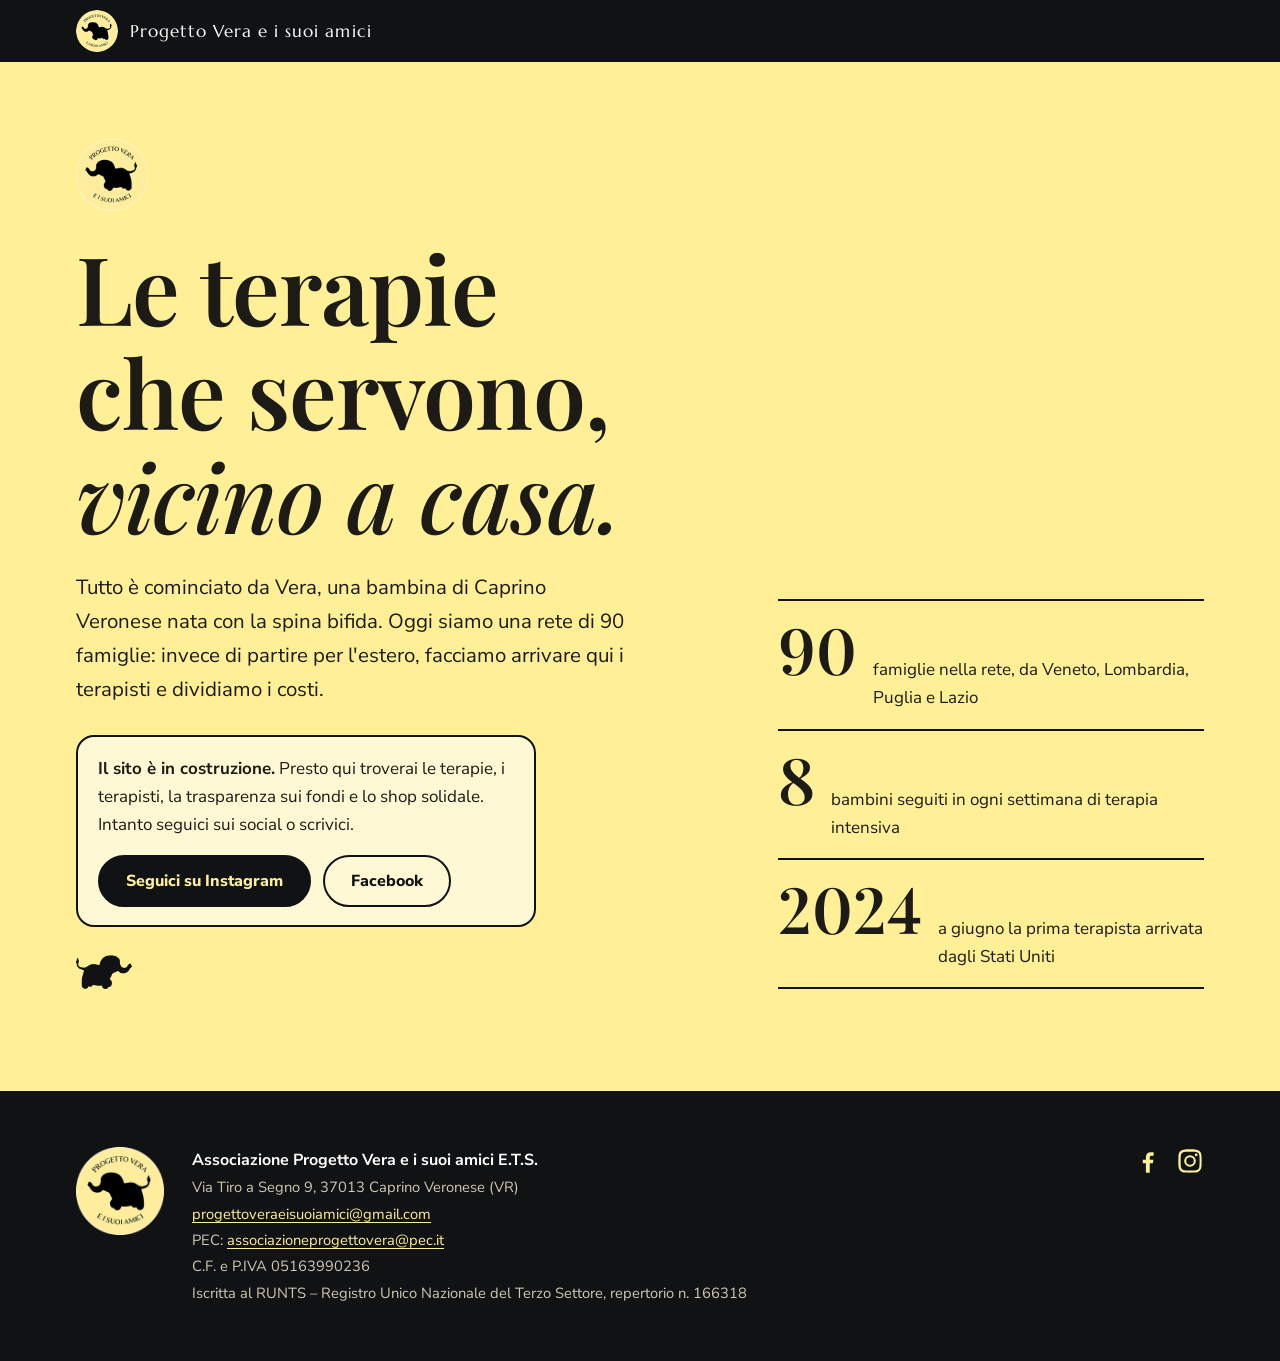
<file: index.html>
<!doctype html>
<html lang="it">
<head>
  <meta charset="utf-8">
  <meta name="viewport" content="width=device-width, initial-scale=1, viewport-fit=cover">
  <title>Progetto Vera e i suoi amici</title>
  <meta name="description" content="Rete di 90 famiglie di bambini con spina bifida e paralisi cerebrale: portiamo in Italia terapisti DMI, CME e Feldenkrais e rendicontiamo ogni euro.">
  <link rel="preconnect" href="https://fonts.googleapis.com">
  <link rel="stylesheet" href="https://fonts.googleapis.com/css2?family=Playfair+Display:ital,wght@0,500;0,600;1,500&family=Marcellus&family=Nunito+Sans:wght@400;600;700;800&display=swap">
  <link rel="icon" type="image/png" href="images/logo-64.png">
  <link rel="apple-touch-icon" href="images/logo-192.png">
  <link rel="canonical" href="https://progettoveraeisuoiamici.it/">
  <meta property="og:title" content="Progetto Vera e i suoi amici">
  <meta property="og:url" content="https://progettoveraeisuoiamici.it/">
  <meta property="og:image" content="https://progettoveraeisuoiamici.it/images/logo-512.png">
  <meta name="theme-color" content="#111214">
  <link rel="stylesheet" href="assets/css/style.css">
</head>
<body>
  <a class="salta" href="#contenuto">Vai al contenuto</a>
  <div id="banda-anteprima" class="banda-anteprima" hidden>Anteprima per la revisione: le sezioni con il bordo tratteggiato non sono ancora pubblicate. <a href="?pubblico">Vedi il sito come i visitatori</a></div>

  <header class="testata">
    <div class="riga">
      <a href="#contenuto" class="marchio"><img src="images/logo-64.png" alt="" width="42" height="42"><span data-bind="nome">Progetto Vera e i suoi amici</span></a>
      <button class="menu-btn" type="button" aria-expanded="false" aria-controls="menu">Menu</button>
      <nav class="nav" id="menu" aria-label="Sezioni">
        <a href="#chi-siamo">Chi siamo</a>
        <a href="#come-funziona">Come funziona</a>
        <a href="#terapie">Terapie</a>
        <a href="#trasparenza">Trasparenza</a>
        <a href="#infermieri">Infermieri</a>
        <a href="#shop">Shop</a>
        <a href="#dona" class="btn">Dona</a>
      </nav>
    </div>
  </header>

  <main id="contenuto">
    <!-- Apertura: sempre visibile, anche con il sito in costruzione -->
    <section class="fascia giallo apertura" aria-labelledby="titolo-apertura">
      <div class="dentro">
        <div class="apertura-testo">
          <img class="apertura-logo" src="images/logo-192.png" alt="Logo di Progetto Vera e i suoi amici" width="72" height="72">
          <h1 id="titolo-apertura"><span data-bind="titolo_apertura">Le terapie che servono,</span> <em data-bind="titolo_evidenza">vicino a casa.</em></h1>
          <p class="storia" data-bind="slogan"></p>
          <div id="avviso-costruzione" class="costruzione" hidden>
            <p><strong>Il sito è in costruzione.</strong> Presto qui troverai le terapie, i terapisti, la trasparenza sui fondi e lo shop solidale.
              Intanto seguici sui social o scrivici.</p>
            <div class="azioni">
              <a class="btn" id="cta-instagram" href="#" target="_blank" rel="noopener">Seguici su Instagram</a>
              <a class="btn vuoto" id="cta-facebook" href="#" target="_blank" rel="noopener">Facebook</a>
            </div>
          </div>
          <div class="azioni" id="cta-sito">
            <a href="#dona" class="btn">Dona ogni mese</a>
            <a href="#trasparenza" class="btn vuoto">Guarda dove va ogni euro</a>
          </div>
          <img class="elefantino" src="images/elefante-destra.png" alt="" width="56" height="34">
        </div>
        <div class="numeri" id="numeri" aria-label="Progetto Vera in numeri"></div>
      </div>
    </section>

    <section id="chi-siamo" class="fascia crema" aria-labelledby="titolo-chi">
      <div class="dentro">
        <h2 class="titolo-sezione" id="titolo-chi" data-bind="chi.titolo">Chi siamo</h2>
        <div id="storia" class="prosa"></div>
        <div class="due-colonne">
          <div>
            <h3 class="sottotitolo">Il consiglio direttivo</h3>
            <ul class="elenco-persone" id="direttivo"></ul>
          </div>
          <div>
            <h3 class="sottotitolo">I nostri amici</h3>
            <ul class="elenco-amici" id="amici"></ul>
          </div>
        </div>
      </div>
    </section>

    <section id="come-funziona" class="fascia crema bordo-alto" aria-labelledby="titolo-passi">
      <div class="dentro">
        <h2 class="titolo-sezione" id="titolo-passi" data-bind="chi.passi_titolo">Come funziona</h2>
        <ol class="passi" id="passi"></ol>
      </div>
    </section>

    <section id="raccolta" class="fascia nero su-nero" aria-labelledby="titolo-raccolta">
      <div class="dentro">
        <p class="etichetta giallo-testo">La prossima settimana di terapia</p>
        <h2 class="titolo-sezione" id="titolo-raccolta">Aiutaci a completare questa settimana</h2>
        <div class="raccolta-griglia">
          <div>
            <h3 class="raccolta-titolo" id="raccolta-titolo"></h3>
            <p class="pillole" id="raccolta-etichette"></p>
            <div id="raccolta-numeri">
              <p class="raccolta-cifre"><span class="raccolta-raccolto" id="raccolta-raccolto"></span> <span id="raccolta-di"></span></p>
              <div class="pista" id="raccolta-pista" role="img">
                <div class="pista-fatto"></div>
                <img class="pista-elefante" src="images/elefante-destra-giallo.png" alt="" width="64" height="39">
              </div>
              <p class="piccolo grigio-chiaro" id="raccolta-data"></p>
            </div>
            <p class="raccolta-ferma" id="raccolta-ferma" hidden>Stiamo aggiornando le cifre di questa raccolta: torna a trovarci fra qualche giorno.</p>
            <p class="grigio-chiaro raccolta-nota" id="raccolta-nota"></p>
            <div class="azioni"><a href="#dona" class="btn">Contribuisci a questa settimana</a></div>
          </div>
          <div>
            <p class="etichetta giallo-testo">Dove vanno i soldi</p>
            <ul class="voci" id="raccolta-voci"></ul>
          </div>
        </div>
      </div>
    </section>

    <section id="dona" class="fascia giallo" aria-labelledby="titolo-dona">
      <div class="dentro">
        <h2 class="titolo-sezione" id="titolo-dona">Sostieni le terapie</h2>
        <p class="sotto scuro" id="dona-intro">Una donazione mensile ci permette di fissare le date con i terapisti mesi prima. Puoi interromperla quando vuoi.</p>
        <div class="dona-griglia">
          <form class="modulo-dono" id="modulo-dono" aria-label="Donazione con PayPal">
            <div class="frequenza" id="frequenza" role="group" aria-label="Frequenza">
              <button type="button" id="freq-mese" aria-pressed="true">Ogni mese</button>
              <button type="button" id="freq-una" aria-pressed="false">Una volta</button>
            </div>
            <div class="importi" role="group" aria-label="Importo">
              <button type="button" data-importo="10" aria-pressed="false">10 €</button>
              <button type="button" data-importo="25" aria-pressed="true">25 €</button>
              <button type="button" data-importo="50" aria-pressed="false">50 €</button>
              <button type="button" data-importo="altro" aria-pressed="false">Altro</button>
            </div>
            <div class="altro" id="box-altro" hidden>
              <label for="importo-altro" class="etichetta">Importo in euro</label>
              <input id="importo-altro" type="number" min="1" step="1" inputmode="numeric" value="35">
            </div>
            <button class="btn largo" type="submit" id="invia-dono">Dona 25 € al mese con PayPal</button>
          </form>
          <div class="altri-modi">
            <div class="modo">
              <h3>Bonifico</h3>
              <p>Intestato a <span data-bind="intestatario_iban"></span></p>
              <p class="codice" id="iban"></p>
              <p class="piccolo">Causale: <span data-bind="causale"></span></p>
              <button class="copia" type="button" id="copia-iban">Copia IBAN</button>
            </div>
            <div class="modo" id="box-5x1000" hidden>
              <h3>5×1000</h3>
              <p>Nella dichiarazione dei redditi firma nel riquadro del terzo settore e scrivi:</p>
              <p class="codice" data-bind="cinque_per_mille"></p>
            </div>
            <div class="modo">
              <h3>Diventa volontario</h3>
              <p>Eventi, banchetti, accoglienza dei terapisti: c'è bisogno di tutti.</p>
              <a class="link-forte" id="volontario" href="#">Scrivici per aderire →</a>
            </div>
          </div>
        </div>
      </div>
    </section>

    <section id="trasparenza" class="fascia crema" aria-labelledby="titolo-trasparenza">
      <div class="dentro">
        <h2 class="titolo-sezione" id="titolo-trasparenza">Ogni euro, alla luce del sole</h2>
        <p class="sotto" id="nota-trasparenza"></p>
        <div class="filtro"><label for="anno">Anno</label><select id="anno"></select></div>
        <div class="tessere">
          <div class="tessera grande"><p class="etichetta">Speso per le terapie</p><p class="valore" id="tot-uscite">–</p><p id="nota-uscite"></p></div>
          <div class="tessera media"><p class="etichetta">Raccolto</p><p class="valore" id="tot-entrate">–</p><p id="nota-entrate"></p></div>
          <div class="tessera piccola"><p class="etichetta">Disponibile</p><p class="valore" id="saldo">–</p><p>per le prossime settimane</p></div>
          <div class="tessera piccola"><p class="etichetta">Uscite con ricevuta</p><p class="valore" id="ricevute">–</p><p>ricevute disponibili su richiesta</p></div>
          <div class="tessera piccola"><p class="etichetta">Iscritti al RUNTS</p><p class="valore">ETS</p><p data-bind="runts"></p></div>
          <div class="movimenti">
            <table>
              <caption class="etichetta">Movimenti</caption>
              <thead><tr><th scope="col">Data</th><th scope="col">Descrizione</th><th scope="col" class="cifra">Importo</th><th scope="col">Documento</th></tr></thead>
              <tbody id="movimenti"></tbody>
            </table>
          </div>
        </div>
      </div>
    </section>

    <section id="terapie" class="fascia giallo" aria-labelledby="titolo-terapie">
      <div class="dentro">
        <h2 class="titolo-sezione" id="titolo-terapie">Le terapie</h2>
        <div class="metodi" id="lista-terapie"></div>
        <h2 class="titolo-sezione distanziato" id="terapisti">Terapisti invitati</h2>
        <p class="sotto scuro">Vengono da lontano per una settimana con i nostri bambini. Scorri per conoscerli.</p>
        <div class="scorre" id="lista-terapisti" tabindex="0" aria-label="Schede dei terapisti"></div>
      </div>
    </section>

    <section id="galleria" class="fascia crema" aria-labelledby="titolo-galleria" hidden>
      <div class="dentro">
        <h2 class="titolo-sezione" id="titolo-galleria">I nostri momenti</h2>
        <div class="galleria" id="foto"></div>
      </div>
    </section>

    <section id="infermieri" class="fascia giallo-chiaro" aria-labelledby="titolo-infermieri" hidden>
      <div class="dentro">
        <h2 class="titolo-sezione" id="titolo-infermieri">Infermieri per le famiglie</h2>
        <p class="sotto">A scuola o a casa, per il cateterismo, le iniezioni e le medicazioni. Mettiamo in contatto le famiglie associate con infermieri iscritti all'albo e assicurati.</p>
        <div class="strade">
          <a class="strada" id="link-famiglie" href="#" target="_blank" rel="noopener nofollow">
            <p class="etichetta">Per le famiglie</p><h3>Chiedi un infermiere</h3>
            <p>Dicci comune, prestazione e orari: un volontario ti richiama con i contatti giusti.</p><span class="freccia">Compila la richiesta →</span></a>
          <a class="strada" id="link-adesione" href="#" target="_blank" rel="noopener">
            <p class="etichetta">Per gli infermieri</p><h3>Renditi disponibile</h3>
            <p>Verifichiamo albo e polizza RC, poi ti segnaliamo solo alle famiglie della rete.</p><span class="freccia">Iscriviti →</span></a>
        </div>
        <p class="clausola">Progetto Vera e i suoi amici ETS mette in contatto famiglie e infermieri, ma non sceglie, non garantisce e non è parte della prestazione. Il rapporto professionale e il pagamento sono tra famiglia e infermiere.</p>
      </div>
    </section>

    <section id="sponsor" class="fascia crema" aria-labelledby="titolo-sponsor">
      <div class="dentro">
        <h2 class="titolo-sezione" id="titolo-sponsor">Grazie a chi ci sostiene</h2>
        <p class="sotto">Aziende e realtà del territorio che rendono possibili le terapie.</p>
        <div class="sponsor" id="lista-sponsor"></div>
      </div>
    </section>

    <section id="shop" class="fascia crema bordo-alto" aria-labelledby="titolo-shop">
      <div class="dentro">
        <h2 class="titolo-sezione" id="titolo-shop">Shop solidale</h2>
        <p class="sotto" id="nota-shop"></p>
        <div class="prodotti" id="prodotti"></div>
      </div>
    </section>
  </main>

  <footer class="fascia nero su-nero piede">
    <div class="dentro">
      <img src="images/logo-192.png" alt="" width="88" height="88">
      <div class="piede-dati">
        <p><strong data-bind="nome_legale"></strong></p>
        <p data-bind="sede"></p>
        <p><a id="mail" href="#"></a> <span data-bind="telefono"></span></p>
        <p>PEC: <a id="pec" href="#"></a></p>
        <p id="cf"></p>
        <p data-bind="runts"></p>
      </div>
      <div class="social">
        <a id="fb" href="#" target="_blank" rel="noopener" aria-label="Facebook">
          <svg viewBox="0 0 24 24" width="28" height="28" aria-hidden="true"><path fill="currentColor" d="M13.5 22v-8h2.7l.4-3.1h-3.1V8.9c0-.9.3-1.5 1.6-1.5h1.7V4.6c-.3 0-1.3-.1-2.5-.1-2.4 0-4.1 1.5-4.1 4.2v2.3H7.5V14h2.7v8z"/></svg>
        </a>
        <a id="ig" href="#" target="_blank" rel="noopener" aria-label="Instagram">
          <svg viewBox="0 0 24 24" width="28" height="28" aria-hidden="true"><path fill="currentColor" d="M12 7a5 5 0 1 0 0 10 5 5 0 0 0 0-10zm0 8.2a3.2 3.2 0 1 1 0-6.4 3.2 3.2 0 0 1 0 6.4zM17.3 5.5a1.2 1.2 0 1 0 0 2.4 1.2 1.2 0 0 0 0-2.4zM21.9 7.9c-.1-1.6-.4-3-1.6-4.2S17.7 2.2 16.1 2.1C14.5 2 9.5 2 7.9 2.1 6.3 2.2 4.9 2.5 3.7 3.7S2.2 6.3 2.1 7.9C2 9.5 2 14.5 2.1 16.1c.1 1.6.4 3 1.6 4.2s2.6 1.5 4.2 1.6c1.6.1 6.6.1 8.2 0 1.6-.1 3-.4 4.2-1.6s1.5-2.6 1.6-4.2c.1-1.6.1-6.6 0-8.2zM19.8 18a3.3 3.3 0 0 1-1.8 1.8c-1.3.5-4.3.4-5.9.4s-4.6.1-5.9-.4A3.3 3.3 0 0 1 4.4 18c-.5-1.3-.4-4.3-.4-5.9s-.1-4.6.4-5.9A3.3 3.3 0 0 1 6.2 4.4c1.3-.5 4.3-.4 5.9-.4s4.6-.1 5.9.4a3.3 3.3 0 0 1 1.8 1.8c.5 1.3.4 4.3.4 5.9s.1 4.6-.4 5.9z"/></svg>
        </a>
      </div>
    </div>
  </footer>

  <script src="assets/js/main.js"></script>
</body>
</html>
</file>
<file: assets/css/style.css>
/* Identità dal logo e dalla pagina Instagram.
   Fasce piene giallo / crema / nero, titoli grandi in Playfair, maiuscole in Marcellus,
   l'elefantino del logo come piccola mascotte che cammina sulle barre di avanzamento. */
:root {
  --giallo: #ffef96;        /* fondo del logo e dei post */
  --giallo-chiaro: #fff8d4;
  --crema: #fffbea;
  --nero: #111214;          /* sagoma dell'elefante, barra di Instagram */
  --inchiostro: #1d1b16;
  --grigio: #5c5545;        /* neutro scaldato verso il giallo */
  --grigio-chiaro: #cfc8b4; /* testo secondario su nero */
  --linea: #e6d9a8;
  --linea-scura: #45463f;
  --verde: #2c6a43;         /* solo per le entrate */
  --rosso: #a3412a;         /* solo per le uscite */
  --titoli: "Playfair Display", Georgia, "Times New Roman", serif;
  --maiuscole: Marcellus, Optima, "Trebuchet MS", sans-serif;
  --testo: "Nunito Sans", system-ui, -apple-system, "Segoe UI", sans-serif;
  --misura: 1160px;
  --margine-l: max(16px, env(safe-area-inset-left, 0px));
  --margine-r: max(16px, env(safe-area-inset-right, 0px));
  color-scheme: light;
}

* { box-sizing: border-box; }
[hidden] { display: none !important; }
html { scroll-behavior: smooth; scroll-padding-top: 72px; }
@media (prefers-reduced-motion: reduce) { html { scroll-behavior: auto; } }
body { margin: 0; background: var(--crema); color: var(--inchiostro); font: 17px/1.65 var(--testo); }
h1, h2, h3 { font-family: var(--titoli); font-weight: 600; line-height: 1.1; margin: 0; text-wrap: balance; font-variant-numeric: lining-nums; }
p { margin: 0; }
ul, ol { margin: 0; padding: 0; list-style: none; }
a { color: inherit; text-underline-offset: 3px; text-decoration-thickness: 1px; }
img { max-width: 100%; display: block; }
:focus-visible { outline: 3px solid var(--nero); outline-offset: 3px; border-radius: 4px; }
.su-nero :focus-visible { outline-color: var(--giallo); }

.salta { position: absolute; left: -9999px; }
.salta:focus { left: 16px; top: 16px; z-index: 50; background: var(--giallo); color: var(--nero); padding: 10px 14px; border-radius: 8px; }

/* Fasce a tutta larghezza, contenuto centrato */
.fascia { width: 100%; }
.dentro { max-width: var(--misura); margin: 0 auto; padding: clamp(56px, 8vw, 104px) var(--margine-r) clamp(56px, 8vw, 104px) var(--margine-l); }
.giallo { background: var(--giallo); }
.giallo-chiaro { background: var(--giallo-chiaro); }
.crema { background: var(--crema); }
.nero { background: var(--nero); color: #f4efe0; }
.bordo-alto { border-top: 2px solid var(--linea); }

/* Testi ricorrenti */
.etichetta { font-family: var(--maiuscole); text-transform: uppercase; letter-spacing: .12em; font-size: .8rem; }
.giallo-testo { color: var(--giallo); }
.grigio-chiaro { color: var(--grigio-chiaro); }
.piccolo { font-size: .9rem; }
.titolo-sezione { font-size: clamp(2.2rem, 5.2vw, 4rem); max-width: 18ch; }
.titolo-sezione.distanziato { margin-top: clamp(64px, 9vw, 112px); }
.sotto { color: var(--grigio); max-width: 60ch; margin-top: 16px; font-size: 1.08rem; }
.sotto.scuro { color: var(--inchiostro); }
.sottotitolo { font-size: 1.4rem; margin-bottom: 16px; }
.esempio {
  display: inline-block; font: 700 .68rem/1 var(--testo); letter-spacing: .08em; text-transform: uppercase;
  border: 1.5px dashed currentColor; border-radius: 999px; padding: 4px 8px; vertical-align: middle;
}

/* Pulsanti: neri con scritta gialla, come la sagoma sul giallo */
.btn {
  display: inline-flex; align-items: center; justify-content: center; gap: 10px; font: 800 1rem/1 var(--testo);
  padding: 16px 26px; border-radius: 999px; border: 2px solid var(--nero);
  background: var(--nero); color: var(--giallo); text-decoration: none; cursor: pointer;
  transition: transform .15s ease;
}
.btn:hover { transform: translateY(-2px); }
.btn.vuoto { background: transparent; color: var(--nero); }
.btn.largo { width: 100%; }
.btn[disabled] { opacity: .5; cursor: not-allowed; transform: none; }
.nero .btn { background: var(--giallo); color: var(--nero); border-color: var(--giallo); }
.nero .btn.vuoto { background: transparent; color: var(--giallo); }
@media (prefers-reduced-motion: reduce) { .btn { transition: none; } .btn:hover { transform: none; } }
.azioni { display: flex; flex-wrap: wrap; gap: 12px; margin-top: 28px; }
.link-forte { font-weight: 800; color: var(--nero); }

/* Revisione: banda e sezioni non ancora pubblicate */
.banda-anteprima { background: var(--nero); color: var(--giallo); text-align: center; font-size: .9rem; padding: 8px var(--margine-r) 8px var(--margine-l); }
.banda-anteprima a { color: #fff; margin-left: 6px; }
.bozza { outline: 3px dashed var(--nero); outline-offset: -12px; position: relative; }
.nero.bozza { outline-color: var(--giallo); }
.bozza::before {
  content: "Non ancora pubblicata"; position: absolute; top: 20px; right: 24px; z-index: 1;
  background: var(--nero); color: var(--giallo); font: .75rem/1 var(--maiuscole); letter-spacing: .1em;
  text-transform: uppercase; padding: 6px 10px; border-radius: 999px;
}
.nero.bozza::before { background: var(--giallo); color: var(--nero); }

/* Testata nera, come la barra di Instagram */
.testata { position: sticky; top: 0; z-index: 20; background: var(--nero); color: #fff; padding-top: env(safe-area-inset-top, 0px); }
.testata .riga { max-width: var(--misura); margin: 0 auto; display: flex; align-items: center; justify-content: space-between; gap: 16px; padding: 10px var(--margine-r) 10px var(--margine-l); }
.marchio { display: flex; align-items: center; gap: 12px; color: #fff; text-decoration: none; font-family: var(--maiuscole); letter-spacing: .06em; min-width: 0; }
.marchio img { width: 42px; height: 42px; border-radius: 50%; flex: none; }
.nav { display: flex; align-items: center; gap: 22px; }
.nav a { color: #fff; text-decoration: none; font-weight: 700; font-size: .95rem; }
.nav a:hover { color: var(--giallo); }
.nav .btn { padding: 10px 18px; background: var(--giallo); color: var(--nero); border-color: var(--giallo); }
.menu-btn { display: none; background: none; border: 2px solid #3a3b40; border-radius: 999px; color: #fff; font: 700 .9rem var(--testo); cursor: pointer; padding: 8px 14px; }
@media (max-width: 980px) {
  .menu-btn { display: block; }
  .nav { display: none; position: absolute; left: 0; right: 0; top: 100%; flex-direction: column; align-items: flex-start; gap: 18px; background: var(--nero); padding: 20px var(--margine-r) 24px var(--margine-l); }
  .nav.open { display: flex; }
}

/* Apertura */
.apertura .dentro { display: grid; grid-template-columns: minmax(0, 1.5fr) minmax(0, 1fr); gap: clamp(32px, 5vw, 72px); align-items: end; padding-top: clamp(40px, 6vw, 80px); }
.apertura-logo { width: 72px; height: auto; aspect-ratio: 1; margin-bottom: 24px; }
.apertura h1 { font-size: clamp(2.8rem, 7.4vw, 6.2rem); letter-spacing: -.01em; }
.apertura h1 em { font-style: italic; font-weight: 500; }
.storia { font-size: clamp(1.1rem, 1.6vw, 1.3rem); max-width: 46ch; margin-top: 24px; }
.costruzione { margin-top: 28px; max-width: 46ch; background: var(--giallo-chiaro); border: 2px solid var(--nero); border-radius: 18px; padding: 18px 20px; }
.costruzione .azioni { margin-top: 16px; }
.elefantino { height: 34px; width: auto; margin-top: 28px; }
.numeri { border-top: 2px solid var(--nero); }
.numero { display: grid; grid-template-columns: auto 1fr; gap: 16px; align-items: baseline; padding: 16px 0; border-bottom: 2px solid var(--nero); }
.numero b { font: 600 clamp(2.6rem, 5vw, 4rem)/1 var(--titoli); font-variant-numeric: lining-nums tabular-nums; }
@media (max-width: 820px) { .apertura .dentro { grid-template-columns: 1fr; align-items: start; } }

/* Chi siamo */
.prosa { max-width: 62ch; margin-top: 24px; font-size: 1.08rem; }
.prosa p + p { margin-top: 1em; }
.due-colonne { display: grid; grid-template-columns: 1fr 1fr; gap: clamp(28px, 5vw, 64px); margin-top: 56px; }
.due-colonne > * { min-width: 0; }
@media (max-width: 720px) { .due-colonne { grid-template-columns: 1fr; } }
.elenco-persone, .elenco-amici { border-top: 2px solid var(--nero); }
.elenco-persone li, .elenco-amici li { padding: 14px 0; border-bottom: 1.5px solid var(--linea); }
.elenco-persone li { display: flex; justify-content: space-between; gap: 16px; align-items: baseline; }
.elenco-persone strong { font: 600 1.25rem var(--titoli); }
.elenco-amici strong { font: 600 1.15rem var(--titoli); display: block; }
.elenco-amici p { color: var(--grigio); font-size: .95rem; margin-top: 4px; }

/* Come funziona: una sequenza vera, quindi numerata */
.passi { display: grid; grid-template-columns: repeat(4, minmax(0, 1fr)); margin-top: 48px; counter-reset: passo; border-top: 2px solid var(--nero); }
.passi li { padding: 24px 24px 8px 0; border-right: 1.5px solid var(--linea); min-width: 0; }
.passi li:last-child { border-right: 0; }
.passi li + li { padding-left: 24px; }
.passi li::before { counter-increment: passo; content: counter(passo); display: block; font: 600 3.4rem/1 var(--titoli); margin-bottom: 14px; font-variant-numeric: lining-nums; }
.passi h3 { font-size: 1.35rem; margin-bottom: 8px; }
.passi p { color: var(--grigio); font-size: .98rem; }
@media (max-width: 860px) {
  .passi { grid-template-columns: 1fr 1fr; }
  .passi li { border-right: 0; padding-left: 0 !important; border-bottom: 1.5px solid var(--linea); padding-bottom: 20px; }
}
@media (max-width: 520px) { .passi { grid-template-columns: 1fr; } }

/* Prossima settimana di terapia */
.raccolta-griglia { display: grid; grid-template-columns: minmax(0, 1.1fr) minmax(0, 1fr); gap: clamp(32px, 5vw, 72px); margin-top: 48px; }
@media (max-width: 820px) { .raccolta-griglia { grid-template-columns: 1fr; } }
.raccolta-titolo { font-size: clamp(1.7rem, 3vw, 2.4rem); color: var(--giallo); }
.titolo-sezione + .raccolta-griglia, .nero .titolo-sezione { margin-top: 12px; }
.pillole { display: flex; flex-wrap: wrap; gap: 8px; margin: 16px 0 24px; }
.pillole span { border: 1px solid var(--linea-scura); border-radius: 999px; padding: 6px 12px; font-size: .9rem; }
.raccolta-cifre { font-variant-numeric: lining-nums tabular-nums; }
.raccolta-raccolto { font: 600 clamp(2.4rem, 5vw, 3.6rem)/1 var(--titoli); color: var(--giallo); }
.pista { position: relative; height: 14px; background: #2a2b2f; border-radius: 999px; margin: 56px 0 14px; }
.pista-fatto { position: absolute; inset: 0 auto 0 0; width: var(--quota, 0%); background: var(--giallo); border-radius: 999px; }
.pista-elefante { position: absolute; bottom: calc(100% + 3px); left: var(--quota, 0%); width: 64px; height: auto; transform: translateX(-50%); }
@media (prefers-reduced-motion: no-preference) {
  .pista-fatto { animation: pista-riempi 1.8s cubic-bezier(.3, .7, .3, 1) both .3s; }
  .pista-elefante { animation: pista-cammina 1.8s cubic-bezier(.3, .7, .3, 1) both .3s, pista-dondola .35s ease-in-out .3s 6 alternate; }
  @keyframes pista-riempi { from { width: 0; } }
  @keyframes pista-cammina { from { left: 0; } }
  @keyframes pista-dondola { to { transform: translateX(-50%) rotate(4deg); } }
}
.raccolta-ferma { background: #1c1d21; border: 1px dashed var(--giallo); border-radius: 12px; padding: 14px 16px; margin-top: 8px; }
.raccolta-nota { margin-top: 16px; }
.voci { border-top: 1px solid var(--linea-scura); margin-top: 12px; }
.voci li { display: flex; justify-content: space-between; gap: 16px; padding: 14px 0; border-bottom: 1px solid var(--linea-scura); font-variant-numeric: tabular-nums; }
.voci li span:last-child { white-space: nowrap; }
.nero .esempio { color: var(--giallo); }

/* Dona */
.dona-griglia { display: grid; grid-template-columns: minmax(0, 1.2fr) minmax(0, 1fr); gap: clamp(28px, 4vw, 56px); margin-top: 40px; align-items: start; }
@media (max-width: 820px) { .dona-griglia { grid-template-columns: 1fr; } }
.modulo-dono { background: #fff; border: 2px solid var(--nero); border-radius: 20px; padding: clamp(20px, 3vw, 32px); display: grid; gap: 20px; }
.frequenza { display: grid; grid-template-columns: 1fr 1fr; background: var(--crema); border: 2px solid var(--nero); border-radius: 999px; padding: 4px; }
.frequenza button, .importi button { font: 800 1rem/1 var(--testo); border: 0; cursor: pointer; border-radius: 999px; padding: 12px; background: transparent; color: var(--nero); }
.frequenza button[aria-pressed="true"] { background: var(--nero); color: var(--giallo); }
.importi { display: grid; grid-template-columns: repeat(4, minmax(0, 1fr)); gap: 10px; }
.importi button { border: 2px solid var(--nero); font-variant-numeric: lining-nums; }
.importi button[aria-pressed="true"] { background: var(--giallo); }
@media (max-width: 420px) { .importi { grid-template-columns: repeat(2, minmax(0, 1fr)); } }
.altro input { width: 100%; font: 700 1.1rem var(--testo); padding: 12px 14px; border: 2px solid var(--nero); border-radius: 12px; background: #fff; color: var(--nero); margin-top: 6px; }
.altri-modi { display: grid; gap: 20px; }
.modo { border-top: 2px solid var(--nero); padding-top: 16px; display: grid; gap: 6px; justify-items: start; }
.modo h3 { font-size: 1.35rem; }
.codice { font: 700 1.05rem/1.4 ui-monospace, "SF Mono", Menlo, monospace; word-break: break-all; background: #fff; border: 1px solid var(--linea); border-radius: 10px; padding: 10px 12px; user-select: all; justify-self: stretch; }
.copia { font: 700 .85rem var(--testo); background: none; border: 2px solid var(--nero); border-radius: 999px; padding: 6px 14px; cursor: pointer; color: var(--nero); }

/* Trasparenza: tessere di grandezza diversa */
.filtro { display: flex; gap: 10px; align-items: center; margin-top: 28px; }
select, input { font: inherit; padding: 8px 10px; border: 1.5px solid var(--nero); border-radius: 10px; background: #fff; color: var(--inchiostro); }
.tessere { display: grid; grid-template-columns: repeat(6, minmax(0, 1fr)); gap: 14px; margin-top: 20px; }
.tessera { border-radius: 20px; padding: 24px; min-width: 0; }
.tessera.grande { grid-column: span 3; background: var(--nero); color: #f4efe0; }
.tessera.media { grid-column: span 3; background: var(--giallo); }
.tessera.piccola { grid-column: span 2; background: #fff; border: 1.5px solid var(--linea); }
.tessera .valore { font: 600 clamp(2.2rem, 4.4vw, 3.6rem)/1 var(--titoli); font-variant-numeric: lining-nums tabular-nums; margin: 10px 0 6px; }
.tessera.grande .valore { color: var(--giallo); }
.tessera p { font-size: .95rem; }
.movimenti { grid-column: span 6; background: #fff; border: 1.5px solid var(--linea); border-radius: 20px; overflow-x: auto; }
.movimenti table { width: 100%; border-collapse: collapse; min-width: 560px; }
.movimenti caption { text-align: left; padding: 18px 20px 0; }
.movimenti th, .movimenti td { text-align: left; padding: 14px 20px; border-bottom: 1px solid var(--linea); }
.movimenti th { font: 400 .75rem var(--maiuscole); letter-spacing: .12em; text-transform: uppercase; color: var(--grigio); }
.movimenti .cifra { text-align: right; font-variant-numeric: tabular-nums; white-space: nowrap; font-weight: 700; }
.entrata { color: var(--verde); }
.uscita { color: var(--rosso); }
@media (max-width: 760px) { .tessera.grande, .tessera.media { grid-column: span 6; } .tessera.piccola { grid-column: span 3; } }
@media (max-width: 460px) { .tessera.piccola { grid-column: span 6; } }

/* Le terapie: nome grande e descrizione, senza riquadri */
.metodi { display: grid; grid-template-columns: repeat(auto-fit, minmax(240px, 1fr)); gap: 0 32px; margin-top: 40px; border-top: 2px solid var(--nero); }
.metodo { padding: 22px 0; border-bottom: 1.5px solid rgba(17, 18, 20, .25); }
.metodo h3 { font-size: 1.5rem; margin-bottom: 8px; }
.metodo img { border-radius: 12px; margin-bottom: 14px; aspect-ratio: 4 / 3; object-fit: cover; width: 100%; }

/* Terapisti invitati: come i post, scorrono di lato */
.scorre { display: grid; grid-auto-flow: column; grid-auto-columns: minmax(270px, 340px); gap: 18px; overflow-x: auto; margin-top: 36px; padding-bottom: 12px; scroll-snap-type: x mandatory; }
.post { scroll-snap-align: start; background: var(--giallo-chiaro); border: 2px solid var(--nero); padding: 16px 16px 22px; margin: 0; }
.post .intestazione { font: 600 1.05rem var(--titoli); text-align: right; margin-bottom: 12px; }
.post .foto { aspect-ratio: 4 / 3; width: 100%; object-fit: cover; }
.post .foto-vuota { aspect-ratio: 4 / 3; background: var(--crema); display: grid; place-items: center; }
.post .foto-vuota img { width: 38%; opacity: .5; }
.post h3 { font-size: 1.8rem; margin-top: 16px; }
.post .etichetta { margin-top: 6px; display: block; }
.post p { margin-top: 10px; font-size: .95rem; }

/* Galleria */
.galleria { display: grid; grid-template-columns: repeat(auto-fill, minmax(240px, 1fr)); gap: 16px; margin-top: 36px; }
.galleria figure { margin: 0; }
.galleria img { border-radius: 14px; aspect-ratio: 4 / 3; object-fit: cover; width: 100%; }
.galleria figcaption { color: var(--grigio); font-size: .9rem; margin-top: 8px; }

/* Infermieri per le famiglie: due strade per due persone diverse */
.strade { display: grid; grid-template-columns: 1fr 1fr; gap: 16px; margin-top: 40px; }
.strada { border: 2px solid var(--nero); border-radius: 24px; padding: clamp(24px, 3vw, 36px); display: grid; gap: 14px; align-content: start; text-decoration: none; color: var(--nero); background: #fff; }
.strada:first-child { background: var(--giallo); }
.strada h3 { font-size: clamp(1.7rem, 3vw, 2.3rem); }
.strada .freccia { font-weight: 800; }
.strada:hover .freccia { text-decoration: underline; }
.clausola { margin-top: 20px; font-size: .88rem; color: var(--grigio); max-width: 70ch; }
@media (max-width: 720px) { .strade { grid-template-columns: 1fr; } }

/* Sponsor */
.sponsor { display: grid; grid-template-columns: repeat(auto-fill, minmax(220px, 1fr)); gap: 16px; margin-top: 36px; }
.sponsor-scheda { background: #fff; border: 1.5px solid var(--linea); border-radius: 20px; padding: 22px; display: grid; gap: 8px; align-content: start; text-decoration: none; color: var(--inchiostro); }
.sponsor-scheda.oro { border: 2px solid var(--nero); }
.sponsor-scheda img { max-height: 80px; width: auto; object-fit: contain; }
.sponsor-scheda h3 { font-size: 1.3rem; }
.sponsor-scheda p { color: var(--grigio); font-size: .92rem; }

/* Shop */
.prodotti { display: grid; grid-template-columns: repeat(auto-fill, minmax(250px, 1fr)); gap: 16px; margin-top: 36px; }
.prodotto { background: #fff; border: 1.5px solid var(--linea); border-radius: 20px; padding: 20px; display: grid; gap: 10px; align-content: start; }
.prodotto .immagine { aspect-ratio: 1; background: var(--giallo); border-radius: 14px; display: grid; place-items: center; overflow: hidden; }
.prodotto .immagine img { width: 100%; height: 100%; object-fit: cover; }
.prodotto .immagine img.segnaposto { width: 42%; height: auto; }
.prodotto h3 { font-size: 1.35rem; }
.prodotto p { color: var(--grigio); font-size: .95rem; }
.prodotto .prezzo { font: 600 1.5rem var(--titoli); font-variant-numeric: lining-nums; color: var(--inchiostro); }
.riga-acquisto { display: flex; flex-wrap: wrap; gap: 8px; align-items: center; }
.riga-acquisto input { width: 72px; }
.riga-acquisto .btn { padding: 12px 18px; font-size: .95rem; }

/* Piede */
.piede .dentro { display: grid; grid-template-columns: auto minmax(0, 1fr) auto; gap: 28px; align-items: start; padding-top: 56px; padding-bottom: calc(56px + env(safe-area-inset-bottom, 0px)); }
.piede img { width: 88px; height: 88px; }
.piede-dati { display: grid; gap: 2px; font-size: .92rem; color: var(--grigio-chiaro); }
.piede-dati strong { color: #fff; font-size: 1rem; }
.piede a { color: var(--giallo); }
.social { display: flex; gap: 14px; }
@media (max-width: 720px) { .piede .dentro { grid-template-columns: 1fr; } }
</file>
